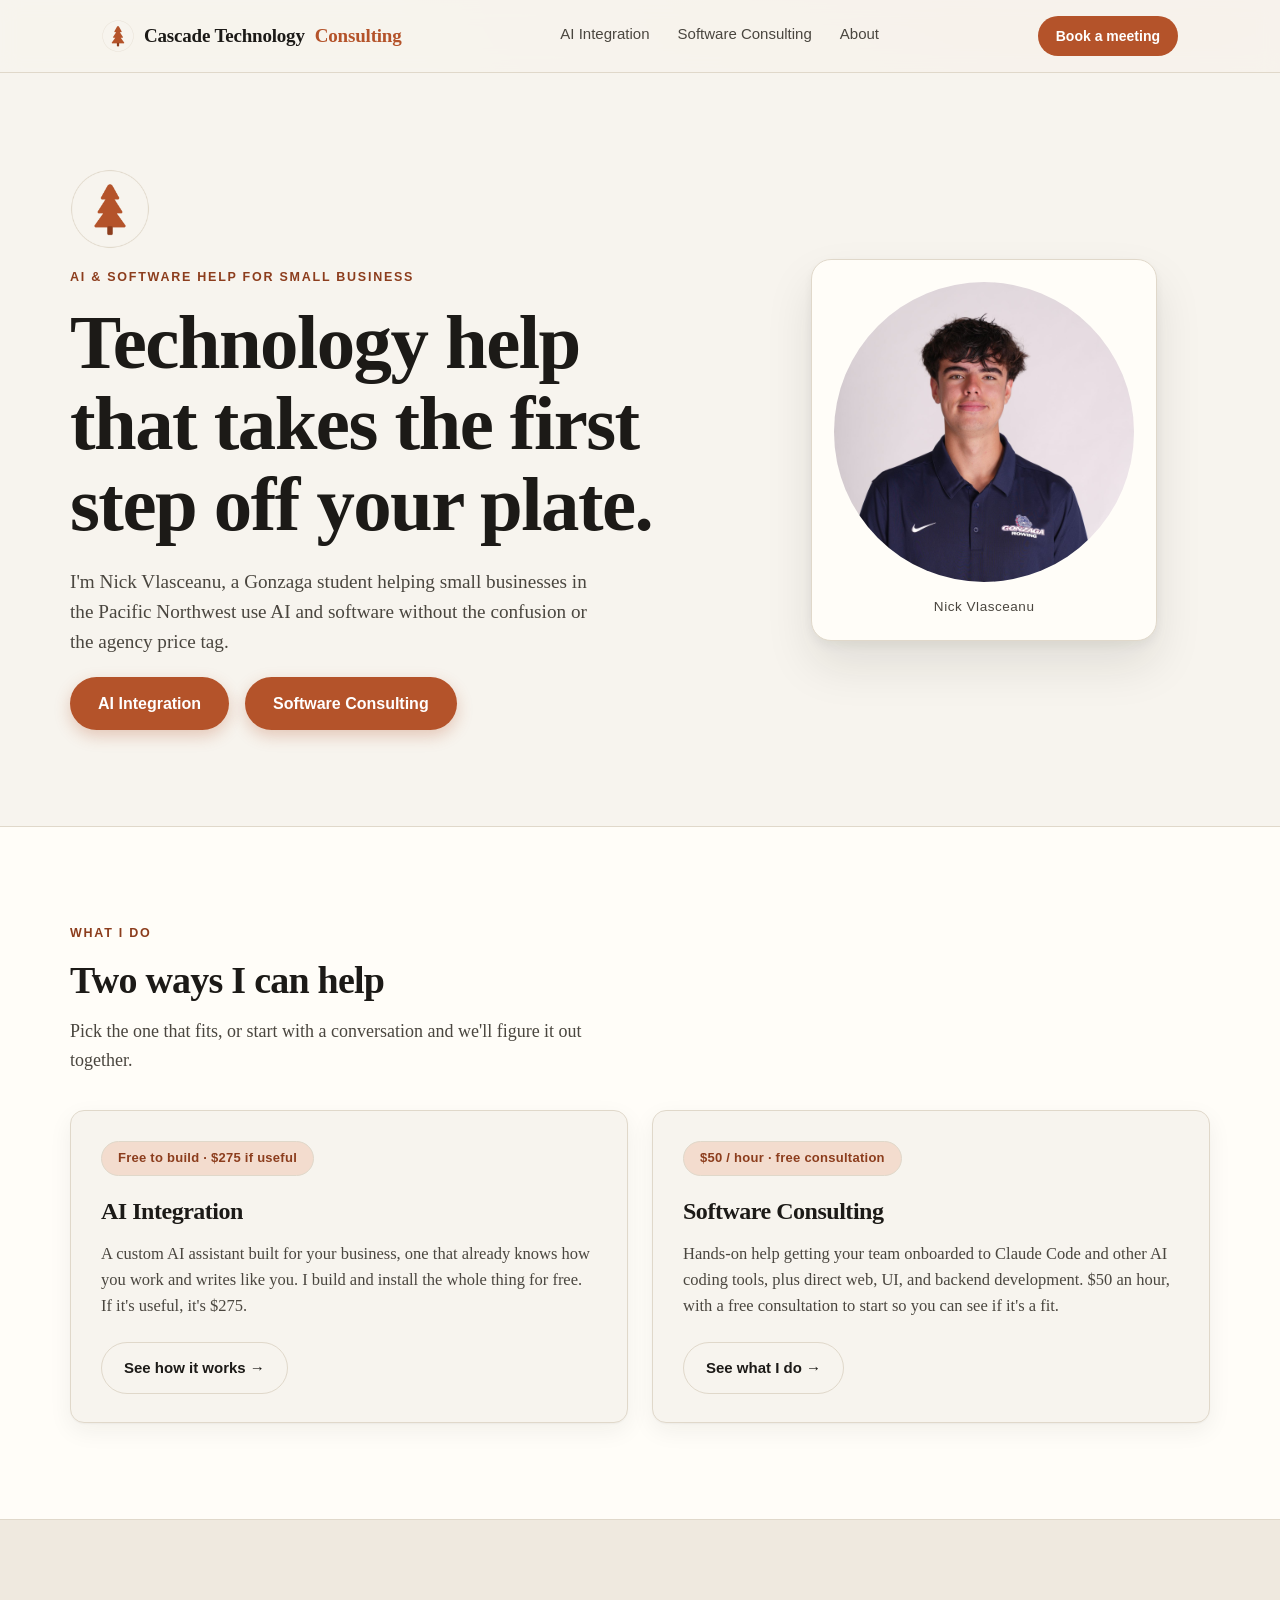
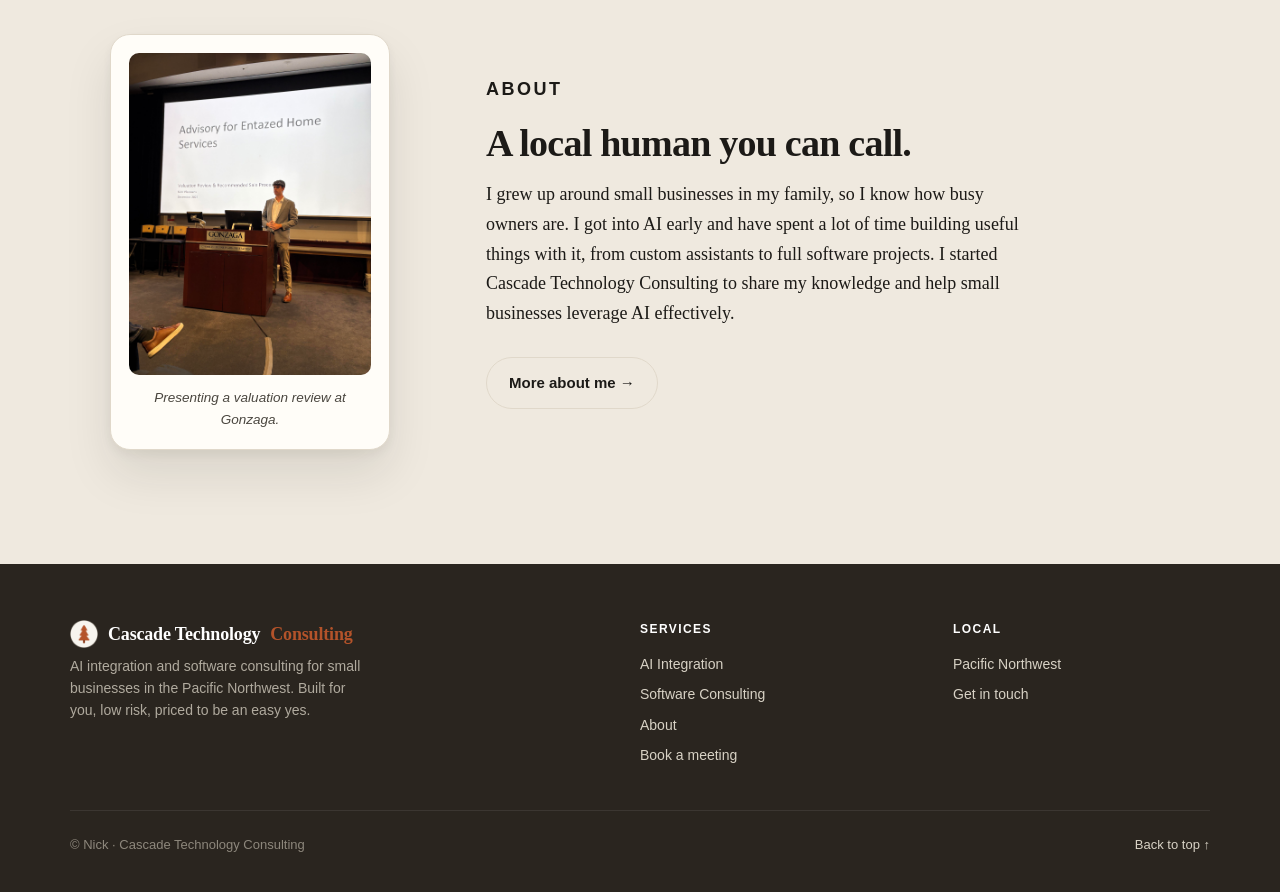
<file: index.html>
<!DOCTYPE html>
<html lang="en">
<head>
  <!-- Google tag (gtag.js) -->
  <script async src="https://www.googletagmanager.com/gtag/js?id=G-KH6K9C35RV"></script>
  <script>
    window.dataLayer = window.dataLayer || [];
    function gtag(){dataLayer.push(arguments);}
    gtag('js', new Date());

    gtag('config', 'G-KH6K9C35RV');
  </script>
  <meta charset="UTF-8" />
  <meta name="viewport" content="width=device-width, initial-scale=1.0" />
  <title>Cascade Technology Consulting · AI & software help for small business</title>
  <meta name="description" content="AI integration and software consulting for small businesses in the Pacific Northwest. Custom AI assistants, plus hands-on help with AI coding tools and development. Low risk, easy to try." />
  <link rel="icon" type="image/png" href="favicon-64.png" />
  <link rel="stylesheet" href="style.css" />
</head>
<body id="top">
  <header class="nav">
    <div class="nav-inner">
      <a href="index.html" class="brand"><img src="logo-mark-512.png" alt="" class="brand-mark" width="32" height="32" />Cascade Technology <span>Consulting</span></a>
      <nav class="links">
        <a href="ai-integration.html">AI Integration</a>
        <a href="software-consulting.html">Software Consulting</a>
        <a href="about.html">About</a>
      </nav>
      <a href="ai-integration.html#book" class="btn-nav">Book a meeting</a>
    </div>
  </header>

  <main>
    <!-- HERO -->
    <section class="section section--paper hero">
      <div class="section-inner">
        <div class="grid-2 hero-lower">
          <div class="hero-copy">
            <img src="logo-mark-512.png" alt="Cascade Technology Consulting logo" class="hero-logo reveal" width="80" height="80" />
            <p class="eyebrow reveal">AI & software help for small business</p>
            <h1 class="hero-title reveal">Technology help that takes the first step off your plate.</h1>
            <p class="lede reveal">I'm Nick Vlasceanu, a Gonzaga student helping small businesses in the Pacific Northwest use AI and software without the confusion or the agency price tag.</p>
            <div class="hero-cta-row reveal">
              <a href="ai-integration.html" class="btn">AI Integration</a>
              <a href="software-consulting.html" class="btn">Software Consulting</a>
            </div>
          </div>
          <figure class="hero-photo reveal">
            <div class="photo-frame">
              <img class="photo-headshot" src="GUMRheadshot.jpeg" alt="Headshot of Nick" />
              <figcaption>Nick Vlasceanu</figcaption>
            </div>
          </figure>
        </div>
      </div>
    </section>

    <!-- SERVICES -->
    <section id="services" class="section section--card">
      <div class="section-inner">
        <p class="eyebrow reveal">What I do</p>
        <h2 class="reveal">Two ways I can help</h2>
        <p class="sub reveal">Pick the one that fits, or start with a conversation and we'll figure it out together.</p>
        <div class="service-grid">
          <article class="service-card reveal">
            <span class="price-tag">Free to build · $275 if useful</span>
            <h3>AI Integration</h3>
            <p>A custom AI assistant built for your business, one that already knows how you work and writes like you. I build and install the whole thing for free. If it's useful, it's $275.</p>
            <a href="ai-integration.html" class="btn-ghost">See how it works &rarr;</a>
          </article>
          <article class="service-card reveal">
            <span class="price-tag">$50 / hour · free consultation</span>
            <h3>Software Consulting</h3>
            <p>Hands-on help getting your team onboarded to Claude Code and other AI coding tools, plus direct web, UI, and backend development. $50 an hour, with a free consultation to start so you can see if it's a fit.</p>
            <a href="software-consulting.html" class="btn-ghost">See what I do &rarr;</a>
          </article>
        </div>
      </div>
    </section>

    <!-- ABOUT TEASER -->
    <section id="about" class="section section--warm">
      <div class="section-inner">
        <div class="about-grid">
          <figure class="about-photo reveal">
            <div class="photo-frame">
              <img class="photo-portrait" src="chinookprez.jpg" alt="Nick presenting at a Gonzaga podium" />
              <figcaption>Presenting a valuation review at Gonzaga.</figcaption>
            </div>
          </figure>
          <div class="about-copy reveal">
            <p class="eyebrow">About</p>
            <h2 style="margin-bottom:14px">A local human you can call.</h2>
            <p>I grew up around small businesses in my family, so I know how busy owners are. I got into AI early and have spent a lot of time building useful things with it, from custom assistants to full software projects. I started Cascade Technology Consulting to share my knowledge and help small businesses leverage AI effectively.</p>
            <div class="hero-cta-row" style="margin-top:8px">
              <a href="about.html" class="btn-ghost">More about me &rarr;</a>
            </div>
          </div>
        </div>
      </div>
    </section>
  </main>

  <footer>
    <div class="footer-inner">
      <div>
        <p class="footer-brand"><img src="logo-mark-512.png" alt="" class="footer-mark" width="28" height="28" />Cascade Technology <span>Consulting</span></p>
        <p class="footer-blurb">AI integration and software consulting for small businesses in the Pacific Northwest. Built for you, low risk, priced to be an easy yes.</p>
      </div>
      <div>
        <h4>Services</h4>
        <ul>
          <li><a href="ai-integration.html">AI Integration</a></li>
          <li><a href="software-consulting.html">Software Consulting</a></li>
          <li><a href="about.html">About</a></li>
          <li><a href="ai-integration.html#book">Book a meeting</a></li>
        </ul>
      </div>
      <div>
        <h4>Local</h4>
        <ul>
          <li>Pacific Northwest</li>
          <li><a href="ai-integration.html#book">Get in touch</a></li>
        </ul>
      </div>
    </div>
    <div class="footer-bottom">
      <span>&copy; Nick &middot; Cascade Technology Consulting</span>
      <a href="#top">Back to top &uarr;</a>
    </div>
  </footer>
</body>
</html>
</file>
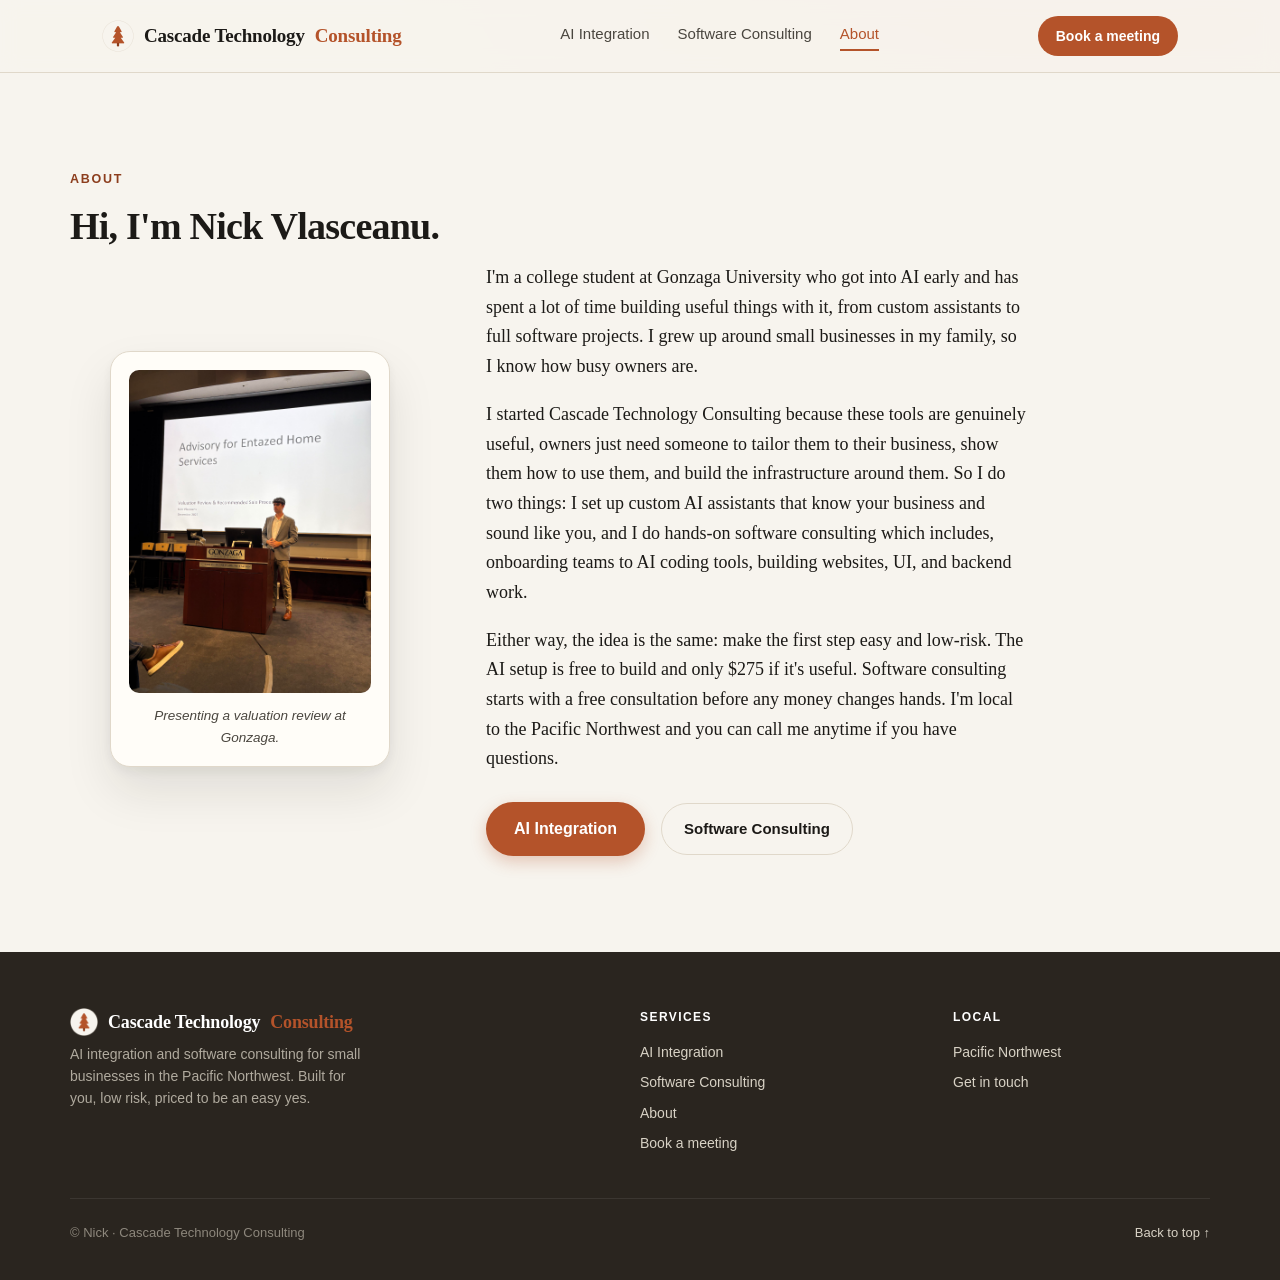
<file: about.html>
<!DOCTYPE html>
<html lang="en">
<head>
  <!-- Google tag (gtag.js) -->
  <script async src="https://www.googletagmanager.com/gtag/js?id=G-KH6K9C35RV"></script>
  <script>
    window.dataLayer = window.dataLayer || [];
    function gtag(){dataLayer.push(arguments);}
    gtag('js', new Date());

    gtag('config', 'G-KH6K9C35RV');
  </script>
  <meta charset="UTF-8" />
  <meta name="viewport" content="width=device-width, initial-scale=1.0" />
  <title>About · Cascade Technology Consulting</title>
  <meta name="description" content="Nick Vlasceanu — a Gonzaga student helping small businesses in the Pacific Northwest with AI integration and software consulting." />
  <link rel="icon" type="image/png" href="favicon-64.png" />
  <link rel="stylesheet" href="style.css" />
</head>
<body id="top">
  <header class="nav">
    <div class="nav-inner">
      <a href="index.html" class="brand"><img src="logo-mark-512.png" alt="" class="brand-mark" width="32" height="32" />Cascade Technology <span>Consulting</span></a>
      <nav class="links">
        <a href="ai-integration.html">AI Integration</a>
        <a href="software-consulting.html">Software Consulting</a>
        <a href="about.html" class="is-current">About</a>
      </nav>
      <a href="ai-integration.html#book" class="btn-nav">Book a meeting</a>
    </div>
  </header>

  <main>
    <!-- ABOUT -->
    <section id="about" class="section section--paper">
      <div class="section-inner">
        <p class="eyebrow reveal">About</p>
        <h2 class="reveal">Hi, I'm Nick Vlasceanu.</h2>
        <div class="about-grid">
          <figure class="about-photo reveal">
            <div class="photo-frame">
              <img class="photo-portrait" src="chinookprez.jpg" alt="Nick presenting at a Gonzaga podium" />
              <figcaption>Presenting a valuation review at Gonzaga.</figcaption>
            </div>
          </figure>
          <div class="about-copy reveal">
            <p>I'm a college student at Gonzaga University who got into AI early and has spent a lot of time building useful things with it, from custom assistants to full software projects. I grew up around small businesses in my family, so I know how busy owners are.</p>
            <p>I started Cascade Technology Consulting because these tools are genuinely useful, owners just need someone to tailor them to their business, show them how to use them, and build the infrastructure around them. So I do two things: I set up custom AI assistants that know your business and sound like you, and I do hands-on software consulting which includes, onboarding teams to AI coding tools, building websites, UI, and backend work.</p>
            <p>Either way, the idea is the same: make the first step easy and low-risk. The AI setup is free to build and only $275 if it's useful. Software consulting starts with a free consultation before any money changes hands. I'm local to the Pacific Northwest and you can call me anytime if you have questions.</p>
            <div class="hero-cta-row" style="margin-top:8px">
              <a href="ai-integration.html" class="btn">AI Integration</a>
              <a href="software-consulting.html" class="btn-ghost">Software Consulting</a>
            </div>
          </div>
        </div>
      </div>
    </section>
  </main>

  <footer>
    <div class="footer-inner">
      <div>
        <p class="footer-brand"><img src="logo-mark-512.png" alt="" class="footer-mark" width="28" height="28" />Cascade Technology <span>Consulting</span></p>
        <p class="footer-blurb">AI integration and software consulting for small businesses in the Pacific Northwest. Built for you, low risk, priced to be an easy yes.</p>
      </div>
      <div>
        <h4>Services</h4>
        <ul>
          <li><a href="ai-integration.html">AI Integration</a></li>
          <li><a href="software-consulting.html">Software Consulting</a></li>
          <li><a href="about.html">About</a></li>
          <li><a href="ai-integration.html#book">Book a meeting</a></li>
        </ul>
      </div>
      <div>
        <h4>Local</h4>
        <ul>
          <li>Pacific Northwest</li>
          <li><a href="ai-integration.html#book">Get in touch</a></li>
        </ul>
      </div>
    </div>
    <div class="footer-bottom">
      <span>&copy; Nick &middot; Cascade Technology Consulting</span>
      <a href="#top">Back to top &uarr;</a>
    </div>
  </footer>
</body>
</html>
</file>
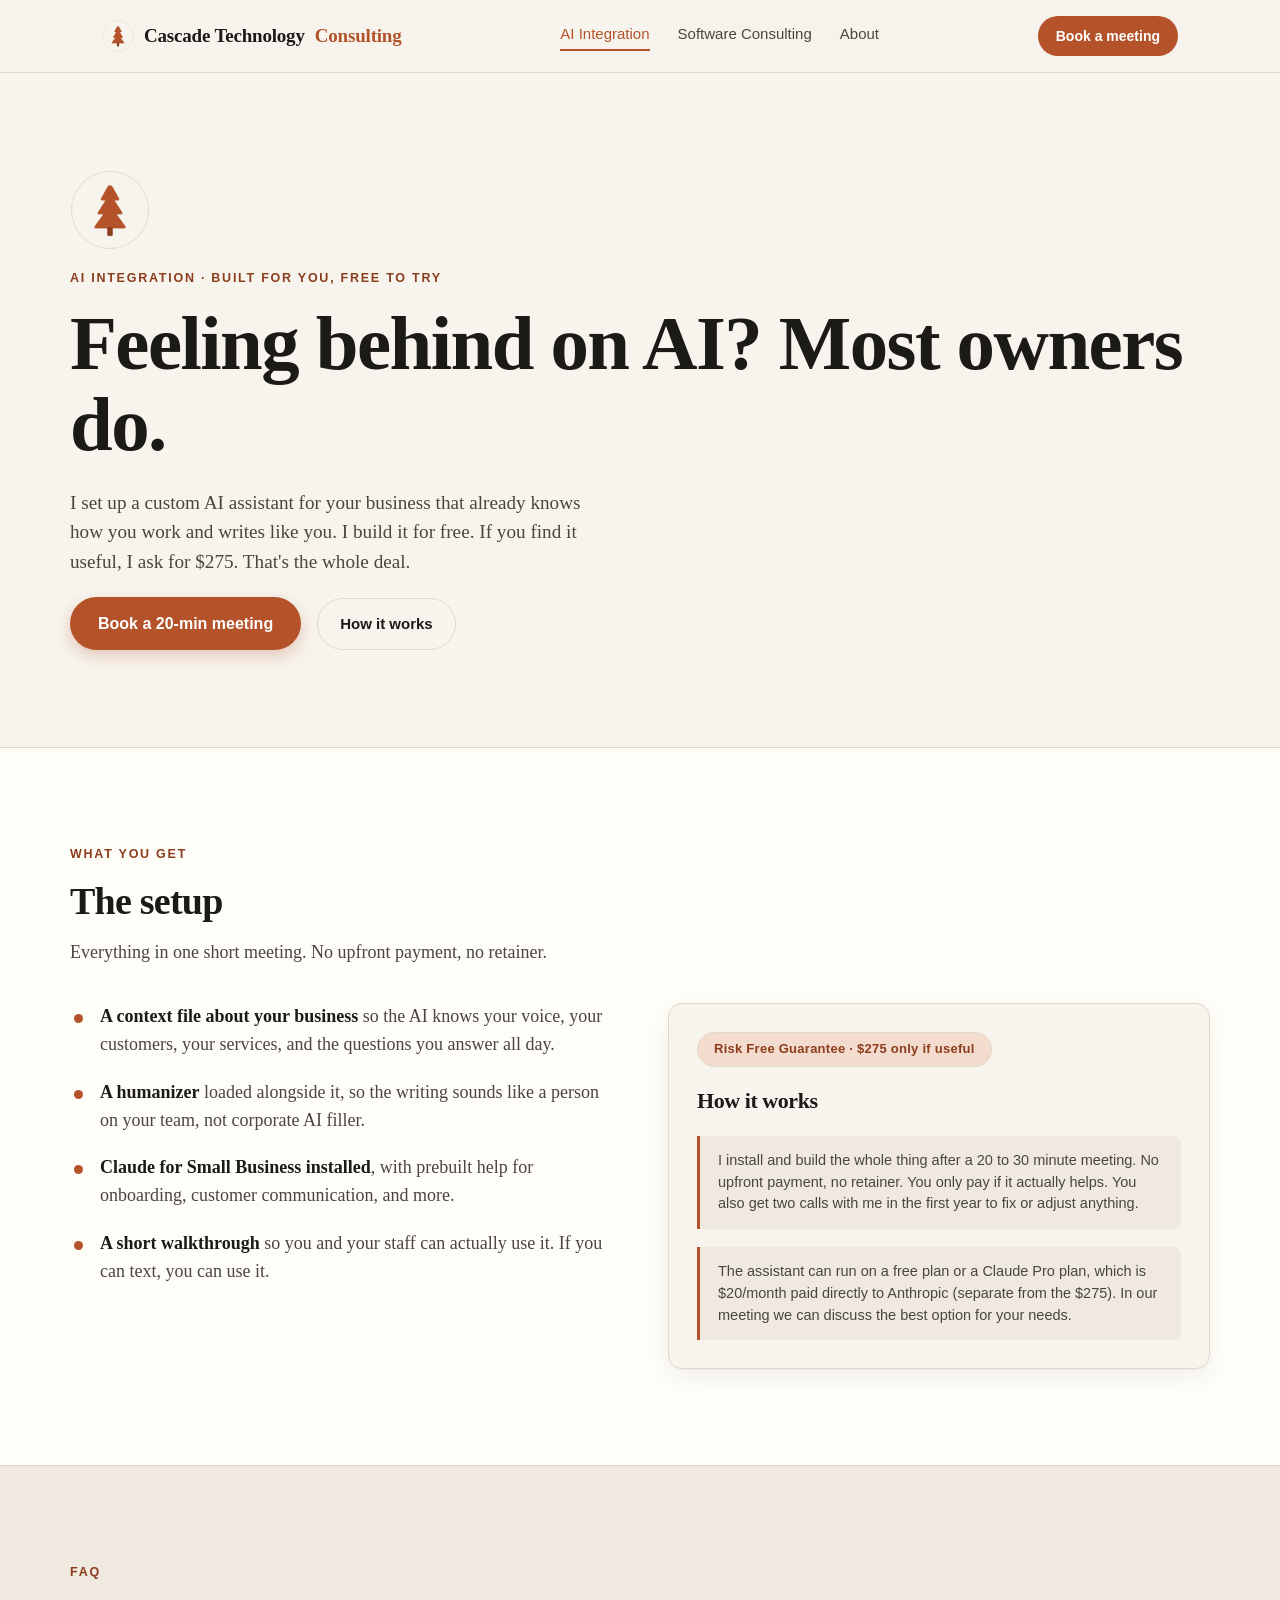
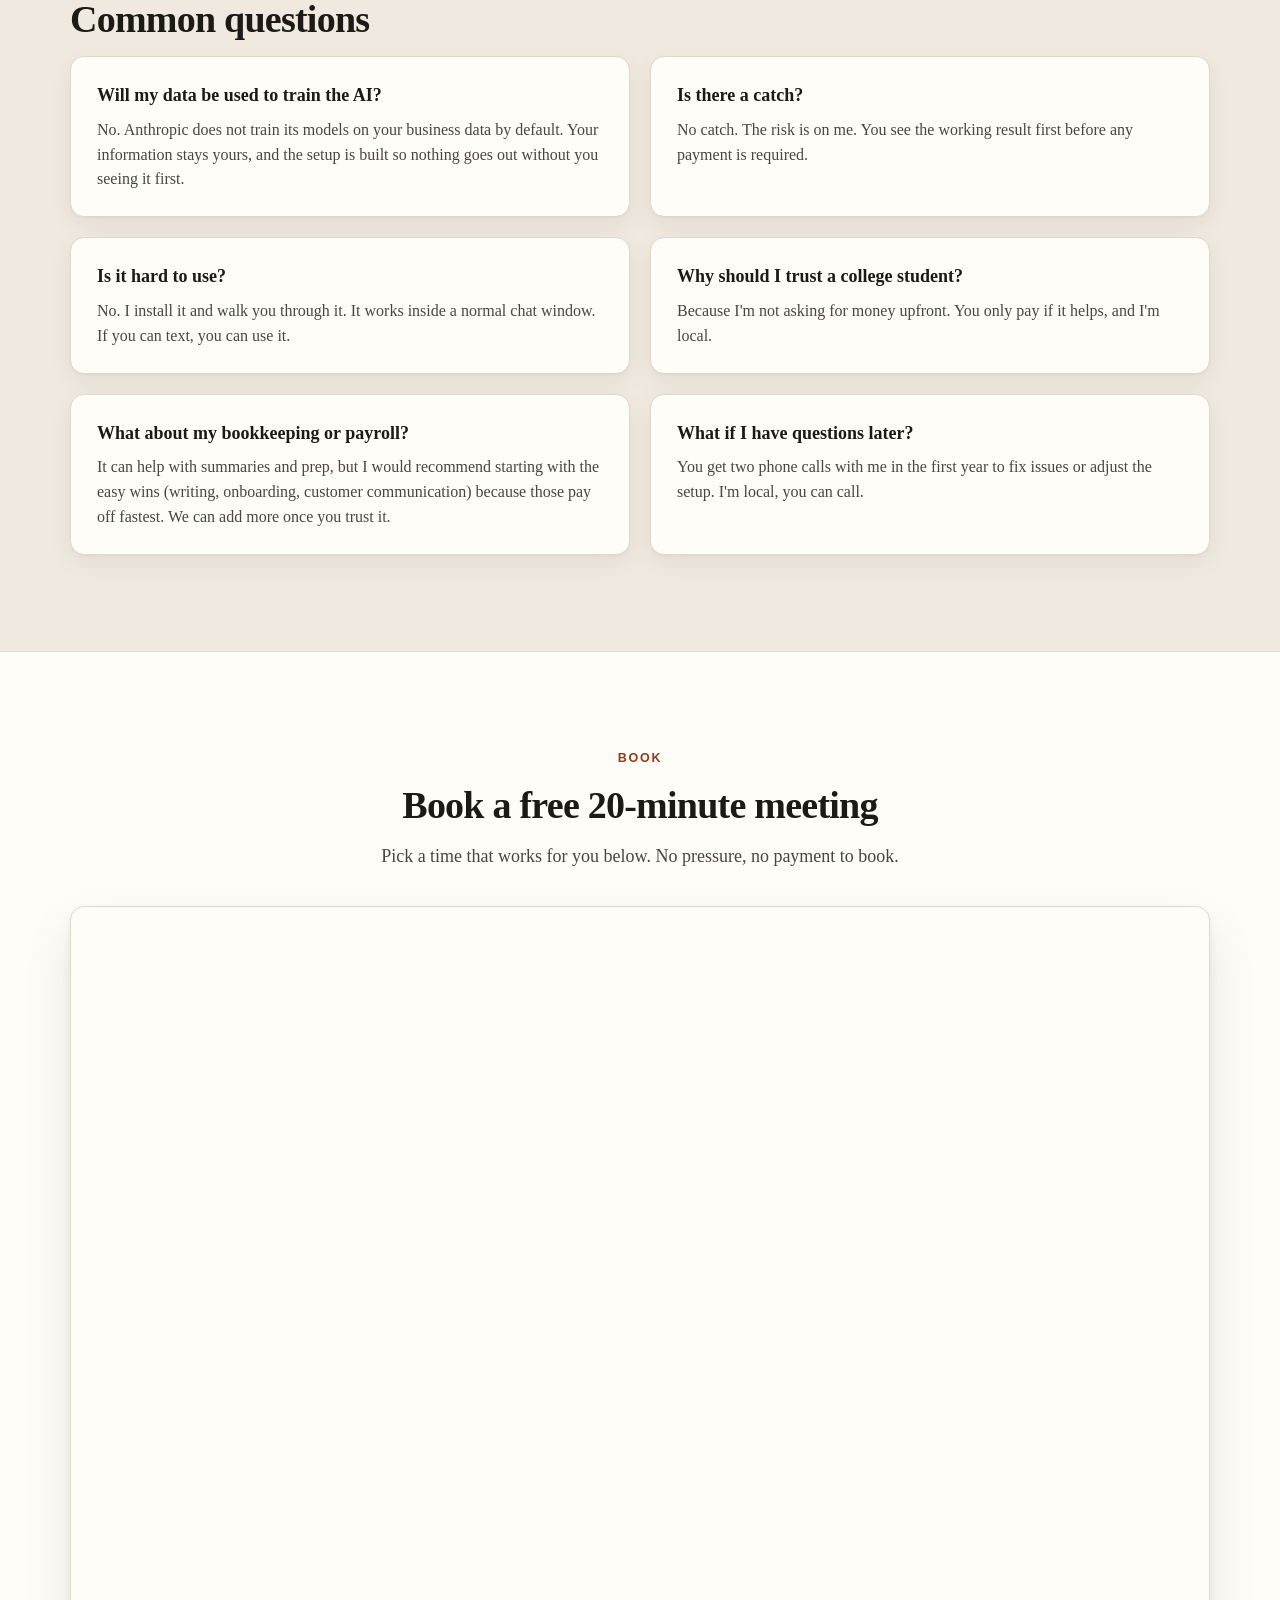
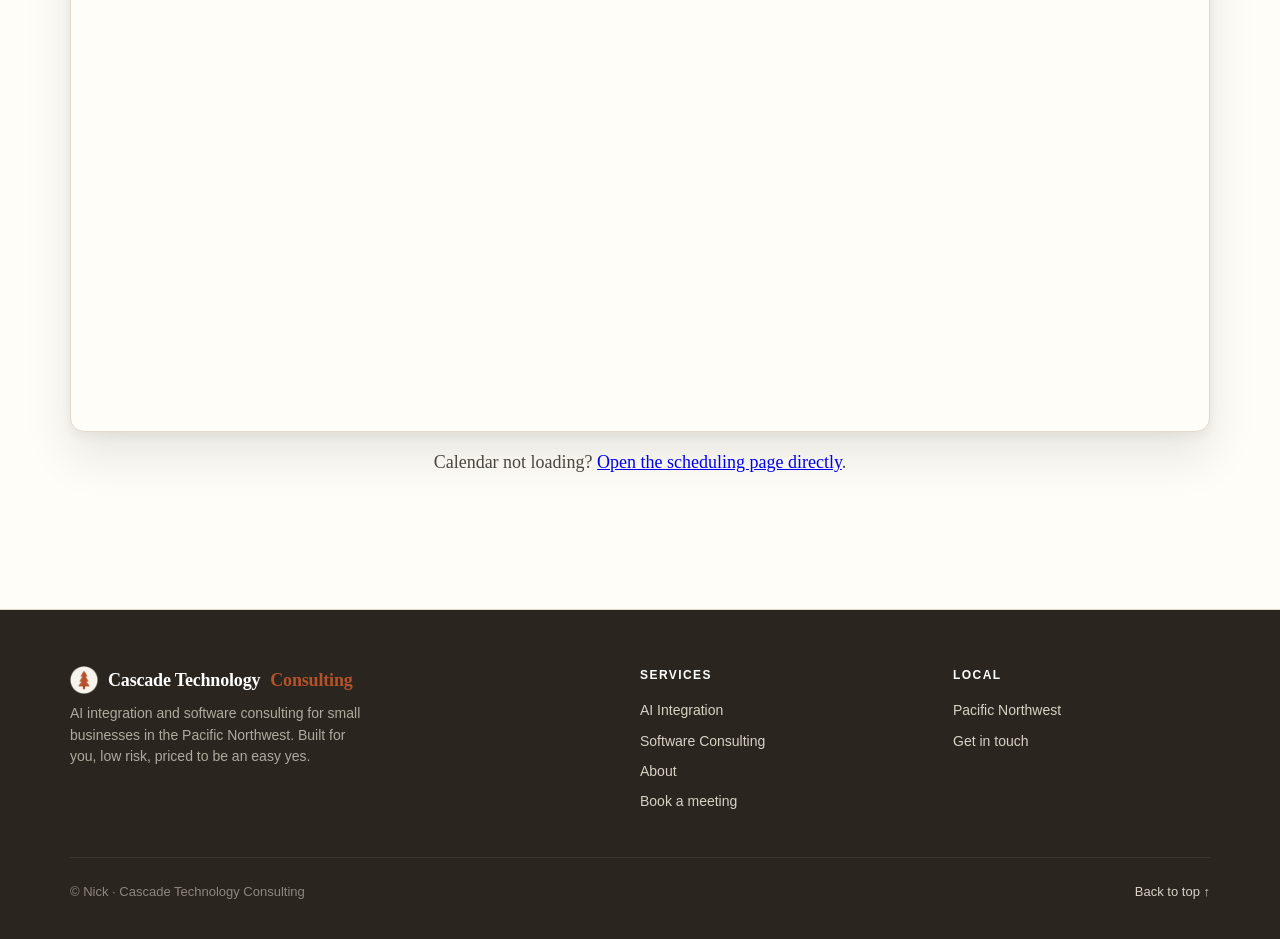
<file: ai-integration.html>
<!DOCTYPE html>
<html lang="en">
<head>
  <!-- Google tag (gtag.js) -->
  <script async src="https://www.googletagmanager.com/gtag/js?id=G-KH6K9C35RV"></script>
  <script>
    window.dataLayer = window.dataLayer || [];
    function gtag(){dataLayer.push(arguments);}
    gtag('js', new Date());

    gtag('config', 'G-KH6K9C35RV');
  </script>
  <meta charset="UTF-8" />
  <meta name="viewport" content="width=device-width, initial-scale=1.0" />
  <title>AI Integration · Cascade Technology Consulting</title>
  <meta name="description" content="A custom AI assistant built for your small business for free. If it's useful, it's $275. No risk to you." />
  <link rel="icon" type="image/png" href="favicon-64.png" />
  <link rel="stylesheet" href="style.css" />
</head>
<body id="top">
  <header class="nav">
    <div class="nav-inner">
      <a href="index.html" class="brand"><img src="logo-mark-512.png" alt="" class="brand-mark" width="32" height="32" />Cascade Technology <span>Consulting</span></a>
      <nav class="links">
        <a href="ai-integration.html" class="is-current">AI Integration</a>
        <a href="software-consulting.html">Software Consulting</a>
        <a href="about.html">About</a>
      </nav>
      <a href="#book" class="btn-nav">Book a meeting</a>
    </div>
  </header>

  <main>
    <!-- HERO -->
    <section class="section section--paper hero">
      <div class="section-inner">
        <div class="hero-copy">
          <img src="logo-mark-512.png" alt="Cascade Technology Consulting logo" class="hero-logo reveal" width="80" height="80" />
          <p class="eyebrow reveal">AI Integration · Built for you, free to try</p>
          <h1 class="reveal">Feeling behind on AI? Most owners do.</h1>
          <p class="lede reveal">I set up a custom AI assistant for your business that already knows how you work and writes like you. I build it for free. If you find it useful, I ask for $275. That's the whole deal.</p>
          <div class="hero-cta-row reveal">
            <a href="#book" class="btn">Book a 20-min meeting</a>
            <a href="#setup" class="btn-ghost">How it works</a>
          </div>
        </div>
      </div>
    </section>

    <!-- THE SETUP -->
    <section id="setup" class="section section--card">
      <div class="section-inner">
        <p class="eyebrow reveal">What you get</p>
        <h2 class="reveal">The setup</h2>
        <p class="sub reveal">Everything in one short meeting. No upfront payment, no retainer.</p>
        <div class="grid-2">
          <ul class="setup-list">
            <li><b>A context file about your business</b> so the AI knows your voice, your customers, your services, and the questions you answer all day.</li>
            <li><b>A humanizer</b> loaded alongside it, so the writing sounds like a person on your team, not corporate AI filler.</li>
            <li><b>Claude for Small Business installed</b>, with prebuilt help for onboarding, customer communication, and more.</li>
            <li><b>A short walkthrough</b> so you and your staff can actually use it. If you can text, you can use it.</li>
          </ul>
          <aside class="price-card">
            <span class="price-tag">Risk Free Guarantee · $275 only if useful</span>
            <h3>How it works</h3>
            <div class="note">I install and build the whole thing after a 20 to 30 minute meeting. No upfront payment, no retainer. You only pay if it actually helps. You also get two calls with me in the first year to fix or adjust anything.</div>
            <div class="note">The assistant can run on a free plan or a Claude Pro plan, which is $20/month paid directly to Anthropic (separate from the $275). In our meeting we can discuss the best option for your needs. </div>
          </aside>
        </div>
      </div>
    </section>

    <!-- QUESTIONS -->
    <section id="questions" class="section section--warm">
      <div class="section-inner">
        <p class="eyebrow reveal">FAQ</p>
        <h2 class="reveal">Common questions</h2>
        <div class="qa-grid">
          <article class="qa-card">
            <p class="q">Will my data be used to train the AI?</p>
            <p class="a">No. Anthropic does not train its models on your business data by default. Your information stays yours, and the setup is built so nothing goes out without you seeing it first.</p>
          </article>
          <article class="qa-card">
            <p class="q">Is there a catch?</p>
            <p class="a">No catch. The risk is on me. You see the working result first before any payment is required.</p>
          </article>
          <article class="qa-card">
            <p class="q">Is it hard to use?</p>
            <p class="a">No. I install it and walk you through it. It works inside a normal chat window. If you can text, you can use it.</p>
          </article>
          <article class="qa-card">
            <p class="q">Why should I trust a college student?</p>
            <p class="a">Because I'm not asking for money upfront. You only pay if it helps, and I'm local.</p>
          </article>
          <article class="qa-card">
            <p class="q">What about my bookkeeping or payroll?</p>
            <p class="a">It can help with summaries and prep, but I would recommend starting with the easy wins (writing, onboarding, customer communication) because those pay off fastest. We can add more once you trust it.</p>
          </article>
          <article class="qa-card">
            <p class="q">What if I have questions later?</p>
            <p class="a">You get two phone calls with me in the first year to fix issues or adjust the setup. I'm local, you can call.</p>
          </article>
        </div>
      </div>
    </section>

    <!-- BOOK -->
    <section id="book" class="section section--card">
      <div class="section-inner book-inner">
        <p class="eyebrow reveal">Book</p>
        <h2 class="reveal">Book a free 20-minute meeting</h2>
        <p class="sub reveal">Pick a time that works for you below. No pressure, no payment to book.</p>
        <div class="form-card reveal">
          <iframe
            src="https://calendar.google.com/calendar/appointments/schedules/AcZssZ11Xp2A_1jS-yMC7FPHeMQOWIpAeH22GizfXQSAAwMy_KqM5gCpIzM6CJK9jaEx6W6mcTnLXkIu?gv=true"
            height="1100"
            title="Book a meeting"
            frameborder="0"
            loading="lazy">Loading…</iframe>
        </div>
        <p class="sub reveal" style="margin-top:1rem">Calendar not loading? <a href="https://calendar.app.google/Dan9G2x3vzNGp8Kf9" target="_blank" rel="noopener">Open the scheduling page directly</a>.</p>
      </div>
    </section>
  </main>

  <footer>
    <div class="footer-inner">
      <div>
        <p class="footer-brand"><img src="logo-mark-512.png" alt="" class="footer-mark" width="28" height="28" />Cascade Technology <span>Consulting</span></p>
        <p class="footer-blurb">AI integration and software consulting for small businesses in the Pacific Northwest. Built for you, low risk, priced to be an easy yes.</p>
      </div>
      <div>
        <h4>Services</h4>
        <ul>
          <li><a href="ai-integration.html">AI Integration</a></li>
          <li><a href="software-consulting.html">Software Consulting</a></li>
          <li><a href="about.html">About</a></li>
          <li><a href="#book">Book a meeting</a></li>
        </ul>
      </div>
      <div>
        <h4>Local</h4>
        <ul>
          <li>Pacific Northwest</li>
          <li><a href="#book">Get in touch</a></li>
        </ul>
      </div>
    </div>
    <div class="footer-bottom">
      <span>&copy; Nick &middot; Cascade Technology Consulting</span>
      <a href="#top">Back to top &uarr;</a>
    </div>
  </footer>
</body>
</html>
</file>
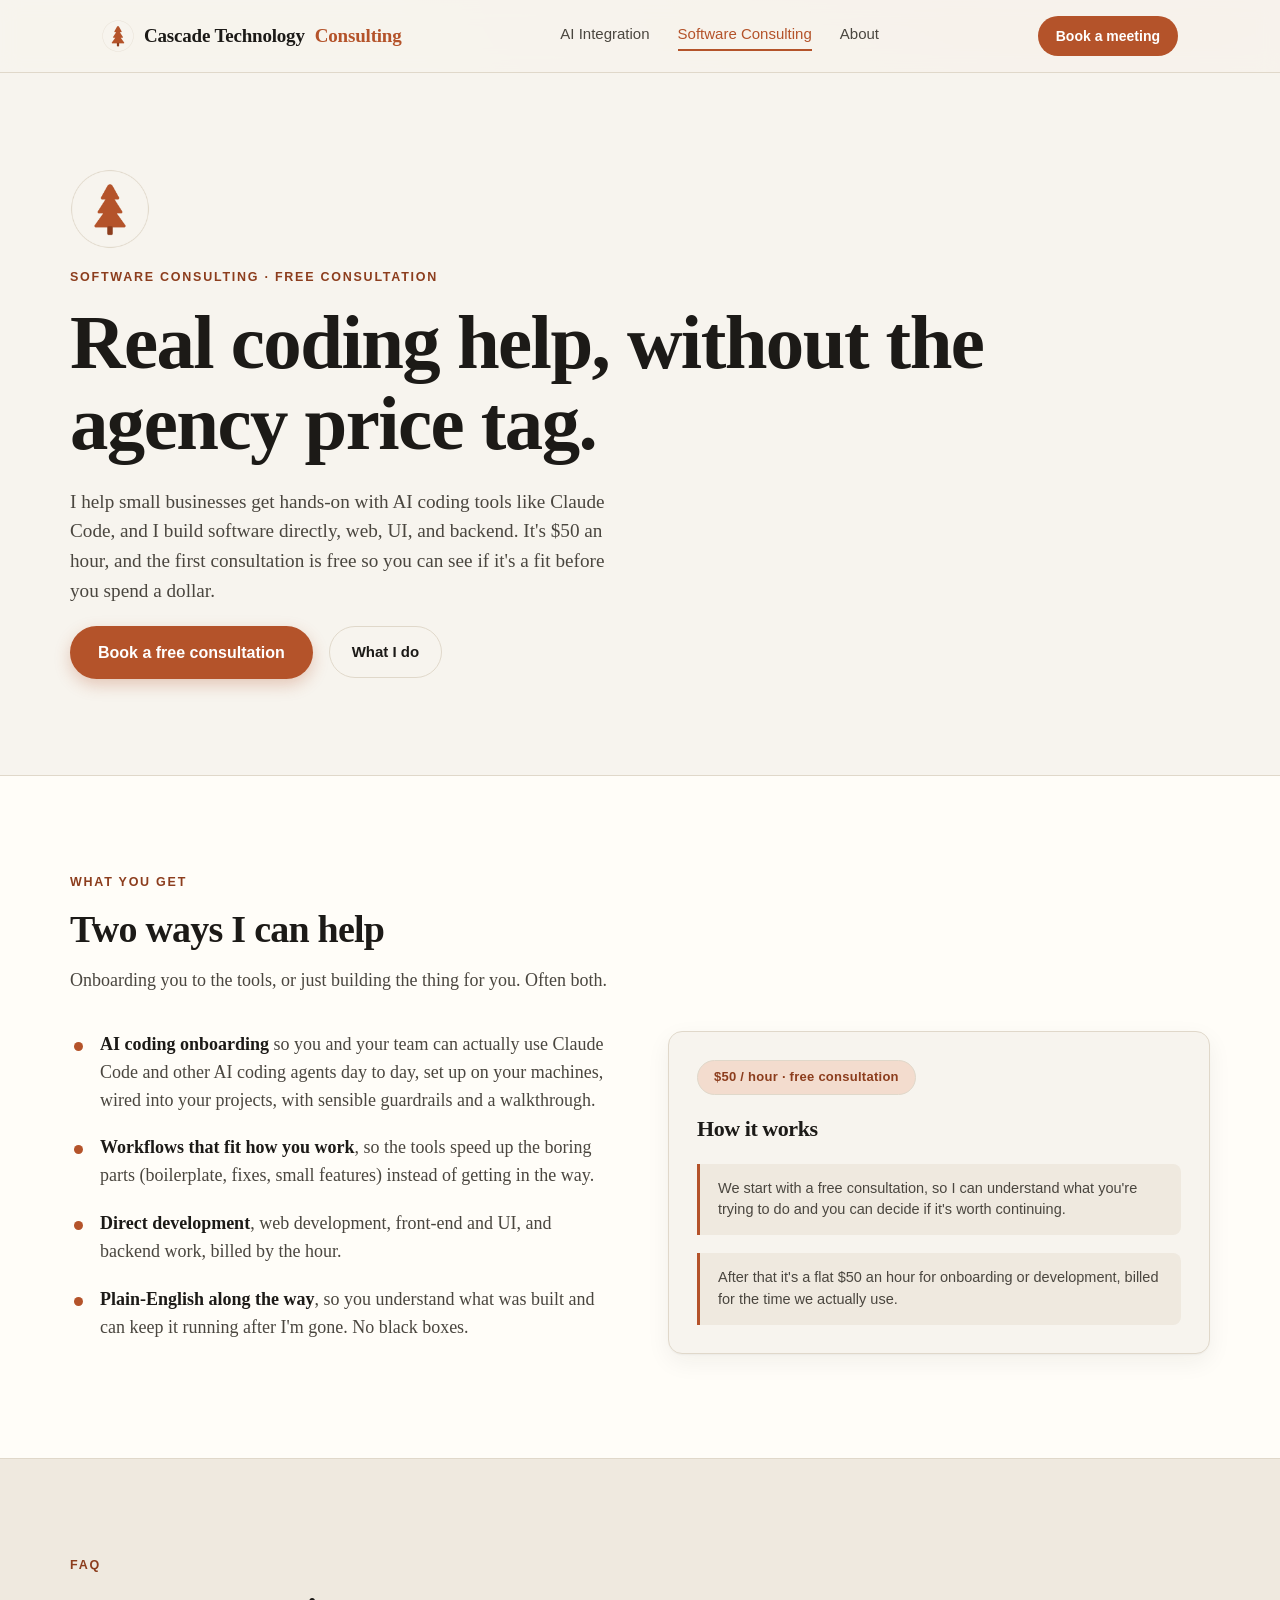
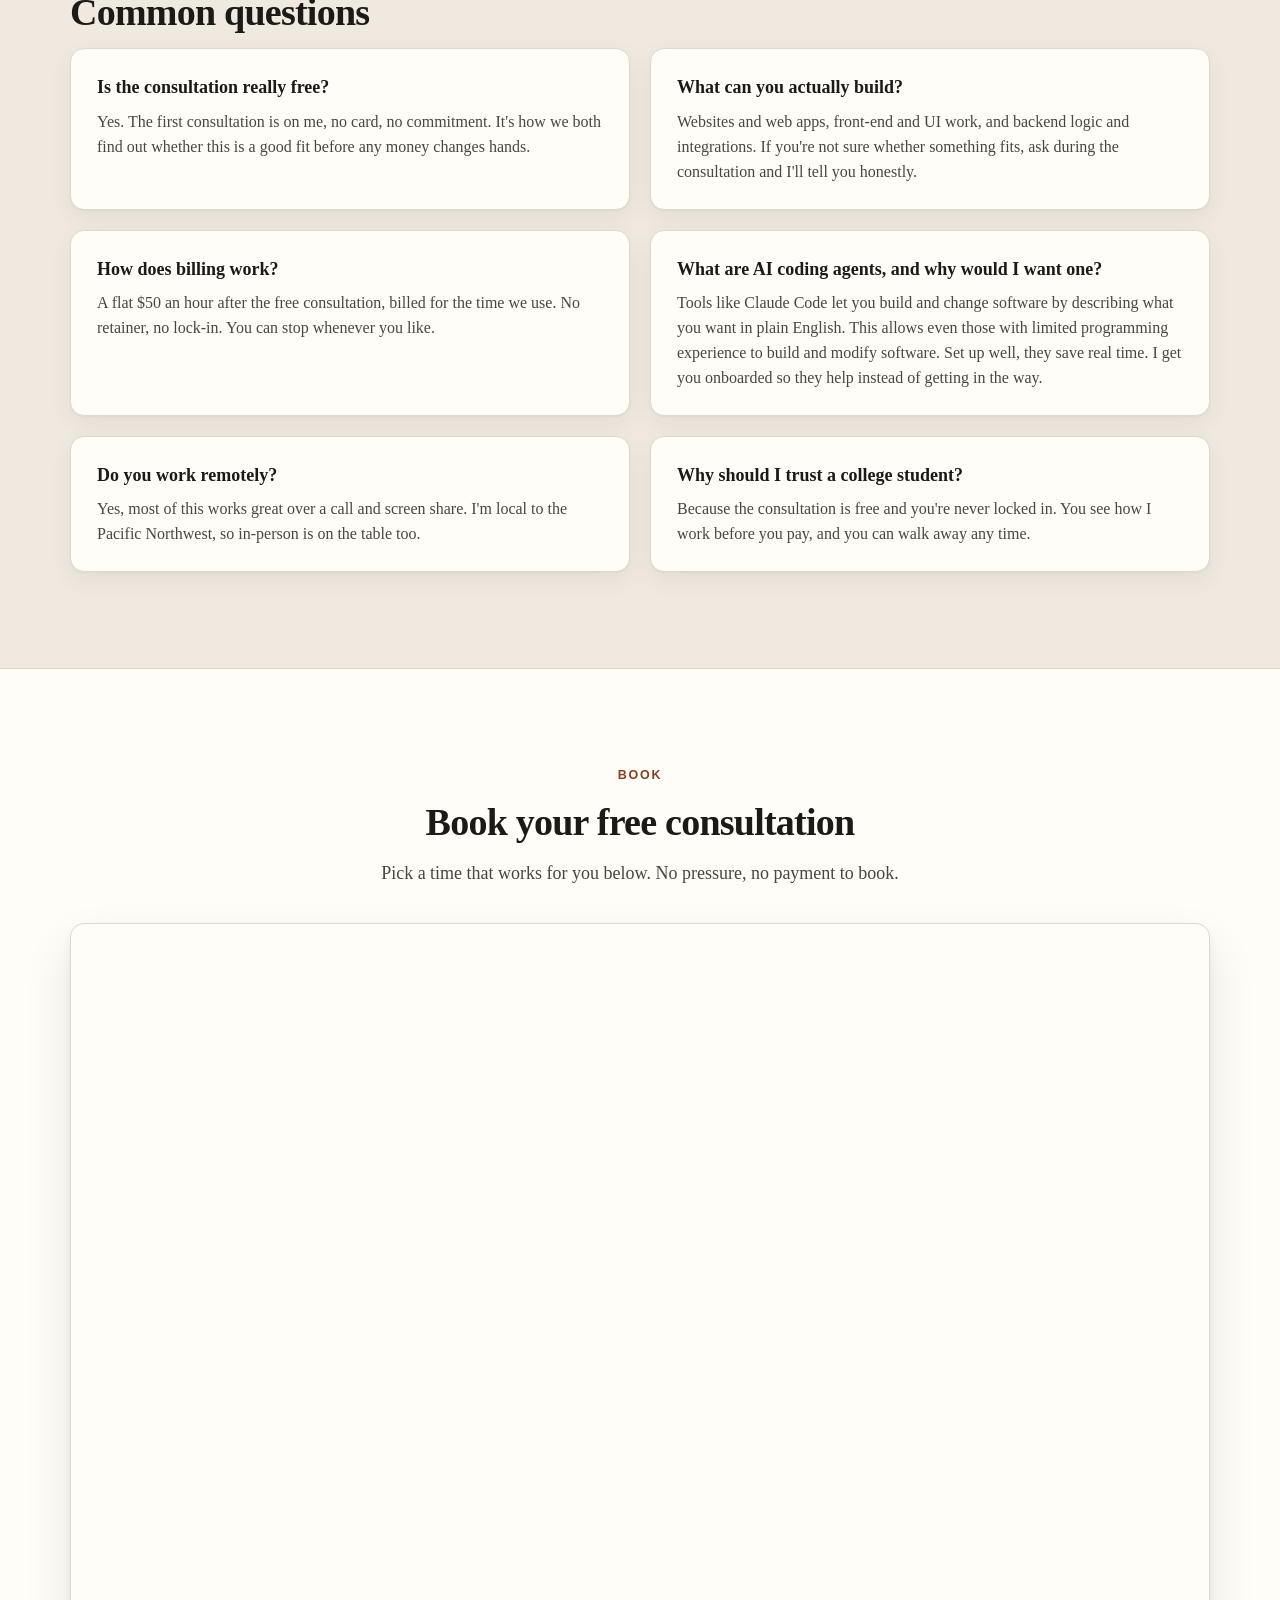
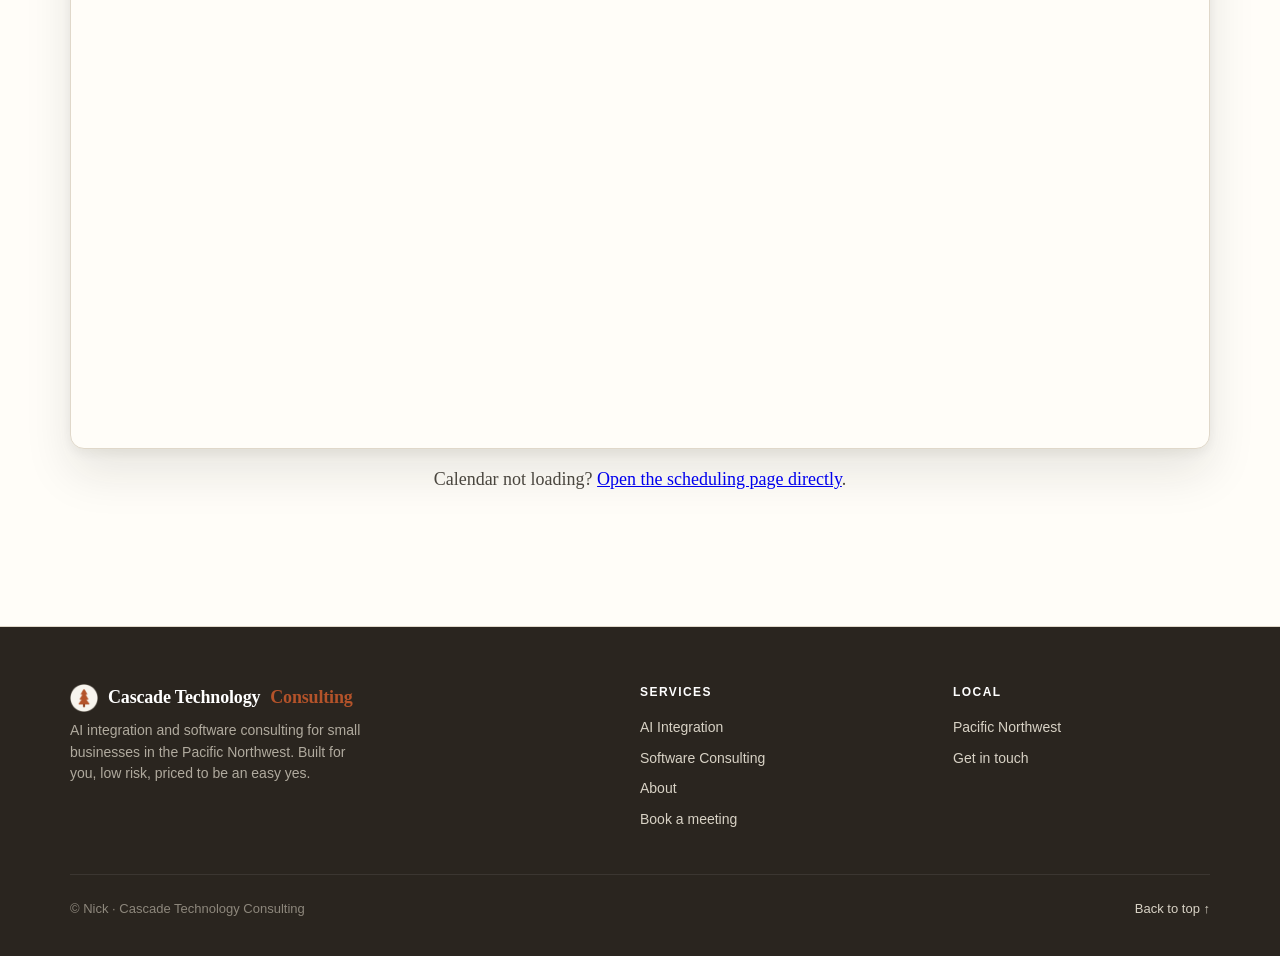
<file: software-consulting.html>
<!DOCTYPE html>
<html lang="en">
<head>
  <!-- Google tag (gtag.js) -->
  <script async src="https://www.googletagmanager.com/gtag/js?id=G-KH6K9C35RV"></script>
  <script>
    window.dataLayer = window.dataLayer || [];
    function gtag(){dataLayer.push(arguments);}
    gtag('js', new Date());

    gtag('config', 'G-KH6K9C35RV');
  </script>
  <meta charset="UTF-8" />
  <meta name="viewport" content="width=device-width, initial-scale=1.0" />
  <title>Software Consulting · Cascade Technology Consulting</title>
  <meta name="description" content="Hands-on help onboarding your team to Claude Code and AI coding agents, plus direct web, UI, and backend development. $50/hour. Free consultation to start." />
  <link rel="icon" type="image/png" href="favicon-64.png" />
  <link rel="stylesheet" href="style.css" />
</head>
<body id="top">
  <header class="nav">
    <div class="nav-inner">
      <a href="index.html" class="brand"><img src="logo-mark-512.png" alt="" class="brand-mark" width="32" height="32" />Cascade Technology <span>Consulting</span></a>
      <nav class="links">
        <a href="ai-integration.html">AI Integration</a>
        <a href="software-consulting.html" class="is-current">Software Consulting</a>
        <a href="about.html">About</a>
      </nav>
      <a href="#book" class="btn-nav">Book a meeting</a>
    </div>
  </header>

  <main>
    <!-- HERO -->
    <section class="section section--paper hero">
      <div class="section-inner">
        <div class="hero-copy">
          <img src="logo-mark-512.png" alt="Cascade Technology Consulting logo" class="hero-logo reveal" width="80" height="80" />
          <p class="eyebrow reveal">Software Consulting · Free consultation</p>
          <h1 class="reveal">Real coding help, without the agency price tag.</h1>
          <p class="lede reveal">I help small businesses get hands-on with AI coding tools like Claude Code, and I build software directly, web, UI, and backend. It's $50 an hour, and the first consultation is free so you can see if it's a fit before you spend a dollar.</p>
          <div class="hero-cta-row reveal">
            <a href="#book" class="btn">Book a free consultation</a>
            <a href="#services" class="btn-ghost">What I do</a>
          </div>
        </div>
      </div>
    </section>

    <!-- SERVICES -->
    <section id="services" class="section section--card">
      <div class="section-inner">
        <p class="eyebrow reveal">What you get</p>
        <h2 class="reveal">Two ways I can help</h2>
        <p class="sub reveal">Onboarding you to the tools, or just building the thing for you. Often both.</p>
        <div class="grid-2">
          <ul class="setup-list">
            <li><b>AI coding onboarding</b> so you and your team can actually use Claude Code and other AI coding agents day to day, set up on your machines, wired into your projects, with sensible guardrails and a walkthrough.</li>
            <li><b>Workflows that fit how you work</b>, so the tools speed up the boring parts (boilerplate, fixes, small features) instead of getting in the way.</li>
            <li><b>Direct development</b>, web development, front-end and UI, and backend work, billed by the hour.</li>
            <li><b>Plain-English along the way</b>, so you understand what was built and can keep it running after I'm gone. No black boxes.</li>
          </ul>
          <aside class="price-card">
            <span class="price-tag">$50 / hour · free consultation</span>
            <h3>How it works</h3>
            <div class="note">We start with a free consultation, so I can understand what you're trying to do and you can decide if it's worth continuing.</div>
            <div class="note">After that it's a flat $50 an hour for onboarding or development, billed for the time we actually use.</div>
          </aside>
        </div>
      </div>
    </section>

    <!-- QUESTIONS -->
    <section id="questions" class="section section--warm">
      <div class="section-inner">
        <p class="eyebrow reveal">FAQ</p>
        <h2 class="reveal">Common questions</h2>
        <div class="qa-grid">
          <article class="qa-card">
            <p class="q">Is the consultation really free?</p>
            <p class="a">Yes. The first consultation is on me, no card, no commitment. It's how we both find out whether this is a good fit before any money changes hands.</p>
          </article>
          <article class="qa-card">
            <p class="q">What can you actually build?</p>
            <p class="a">Websites and web apps, front-end and UI work, and backend logic and integrations. If you're not sure whether something fits, ask during the consultation and I'll tell you honestly.</p>
          </article>
          <article class="qa-card">
            <p class="q">How does billing work?</p>
            <p class="a">A flat $50 an hour after the free consultation, billed for the time we use. No retainer, no lock-in. You can stop whenever you like.</p>
          </article>
          <article class="qa-card">
            <p class="q">What are AI coding agents, and why would I want one?</p>
            <p class="a">Tools like Claude Code let you build and change software by describing what you want in plain English. This allows even those with limited programming experience to build and modify software. Set up well, they save real time. I get you onboarded so they help instead of getting in the way.</p>
          </article>
          <article class="qa-card">
            <p class="q">Do you work remotely?</p>
            <p class="a">Yes, most of this works great over a call and screen share. I'm local to the Pacific Northwest, so in-person is on the table too.</p>
          </article>
          <article class="qa-card">
            <p class="q">Why should I trust a college student?</p>
            <p class="a">Because the consultation is free and you're never locked in. You see how I work before you pay, and you can walk away any time.</p>
          </article>
        </div>
      </div>
    </section>

    <!-- BOOK -->
    <section id="book" class="section section--card">
      <div class="section-inner book-inner">
        <p class="eyebrow reveal">Book</p>
        <h2 class="reveal">Book your free consultation</h2>
        <p class="sub reveal">Pick a time that works for you below. No pressure, no payment to book.</p>
        <div class="form-card reveal">
          <iframe
            src="https://calendar.google.com/calendar/appointments/schedules/AcZssZ11Xp2A_1jS-yMC7FPHeMQOWIpAeH22GizfXQSAAwMy_KqM5gCpIzM6CJK9jaEx6W6mcTnLXkIu?gv=true"
            height="1100"
            title="Book a meeting"
            frameborder="0"
            loading="lazy">Loading…</iframe>
        </div>
        <p class="sub reveal" style="margin-top:1rem">Calendar not loading? <a href="https://calendar.app.google/Dan9G2x3vzNGp8Kf9" target="_blank" rel="noopener">Open the scheduling page directly</a>.</p>
      </div>
    </section>
  </main>

  <footer>
    <div class="footer-inner">
      <div>
        <p class="footer-brand"><img src="logo-mark-512.png" alt="" class="footer-mark" width="28" height="28" />Cascade Technology <span>Consulting</span></p>
        <p class="footer-blurb">AI integration and software consulting for small businesses in the Pacific Northwest. Built for you, low risk, priced to be an easy yes.</p>
      </div>
      <div>
        <h4>Services</h4>
        <ul>
          <li><a href="ai-integration.html">AI Integration</a></li>
          <li><a href="software-consulting.html">Software Consulting</a></li>
          <li><a href="about.html">About</a></li>
          <li><a href="#book">Book a meeting</a></li>
        </ul>
      </div>
      <div>
        <h4>Local</h4>
        <ul>
          <li>Pacific Northwest</li>
          <li><a href="#book">Get in touch</a></li>
        </ul>
      </div>
    </div>
    <div class="footer-bottom">
      <span>&copy; Nick &middot; Cascade Technology Consulting</span>
      <a href="#top">Back to top &uarr;</a>
    </div>
  </footer>
</body>
</html>
</file>
<file: style.css>
/* ---- Tokens ---- */
:root {
  --ink: #1c1a17;
  --ink-soft: #4a463f;
  --ink-faint: #6e6a61;
  --paper: #f7f4ee;
  --paper-warm: #efe9df;
  --paper-deep: #2a251f;
  --card: #fffdf8;
  --accent: #b4532a;
  --accent-deep: #8c3d1d;
  --accent-soft: #f3dcce;
  --line: #e0d8ca;
  --shadow: 0 1px 2px rgba(28,26,23,.04), 0 8px 24px rgba(28,26,23,.06);
  --shadow-lg: 0 4px 12px rgba(28,26,23,.06), 0 24px 48px rgba(28,26,23,.10);
  --radius: 14px;
  --radius-lg: 20px;
  --wrap-w: 1140px;
  --gap: 28px;
  --gap-lg: 56px;
  --serif: "Iowan Old Style", "Palatino Linotype", Palatino, Georgia, serif;
  --sans: ui-sans-serif, -apple-system, "Segoe UI", Helvetica, sans-serif;
}

@font-face { font-display: swap; }

* { box-sizing: border-box; }
html { scroll-behavior: smooth; scroll-padding-top: 80px; }

body {
  margin: 0;
  font-family: var(--serif);
  color: var(--ink);
  background: var(--paper);
  line-height: 1.6;
  font-size: 18px;
  -webkit-font-smoothing: antialiased;
}

body::before {
  content: "";
  position: fixed;
  inset: 0;
  pointer-events: none;
  z-index: -1;
  background:
    radial-gradient(1200px 700px at 85% -10%, rgba(180,83,42,.08), transparent 60%),
    radial-gradient(900px 500px at -10% 110%, rgba(140,61,29,.06), transparent 60%);
}

img { max-width: 100%; }

/* ---- Nav ---- */
.nav {
  position: sticky;
  top: 0;
  z-index: 50;
  background: rgba(247,244,238,.85);
  backdrop-filter: saturate(140%) blur(10px);
  -webkit-backdrop-filter: saturate(140%) blur(10px);
  border-bottom: 1px solid var(--line);
}
.nav-inner {
  max-width: var(--wrap-w);
  margin: 0 auto;
  padding: 16px 32px;
  display: flex;
  align-items: center;
  justify-content: space-between;
  gap: 24px;
}
.nav .brand {
  display: inline-flex;
  align-items: center;
  gap: 10px;
  font-weight: 600;
  letter-spacing: -.01em;
  font-size: 19px;
  text-decoration: none;
  color: var(--ink);
}
.nav .brand span { color: var(--accent); }
.brand-mark {
  width: 32px;
  height: 32px;
  flex: 0 0 auto;
  display: block;
}
.hero-logo {
  width: 80px;
  height: 80px;
  display: block;
  margin: 0 0 18px;
}
.nav .links {
  display: flex;
  align-items: center;
  gap: 28px;
}
.nav .links a {
  text-decoration: none;
  color: var(--ink-soft);
  font-size: 15px;
  font-family: var(--sans);
  padding-bottom: 3px;
  border-bottom: 2px solid transparent;
  transition: color .15s, border-color .15s;
}
.nav .links a:hover { color: var(--accent); border-color: var(--accent); }
.nav .btn-nav {
  font-family: var(--sans);
  font-size: 14px;
  font-weight: 600;
  background: var(--accent);
  color: #fff;
  text-decoration: none;
  padding: 9px 18px;
  border-radius: 999px;
  transition: background .15s, transform .12s;
}
.nav .btn-nav:hover { background: var(--accent-deep); transform: translateY(-1px); }

/* ---- Section frame (full-bleed + inner cap) ---- */
.section {
  width: 100%;
  padding: 96px 32px;
}
.section--paper { background: var(--paper); }
.section--warm  { background: var(--paper-warm); }
.section--card  { background: var(--card); border-top: 1px solid var(--line); border-bottom: 1px solid var(--line); }
.section-inner {
  max-width: var(--wrap-w);
  margin: 0 auto;
}

/* ---- Typography ---- */
.eyebrow {
  font-family: var(--sans);
  text-transform: uppercase;
  letter-spacing: .14em;
  font-size: 12.5px;
  color: var(--accent-deep);
  font-weight: 600;
  margin: 0 0 16px;
}
h1, h2, h3 {
  letter-spacing: -.02em;
  font-weight: 600;
  color: var(--ink);
}
h1 {
  font-size: clamp(48px, 6vw, 78px);
  line-height: 1.05;
  margin: 0 0 22px;
}
h2 {
  font-size: clamp(28px, 3vw, 38px);
  line-height: 1.15;
  margin: 0 0 14px;
}
h3 { font-size: 22px; margin: 0 0 8px; }
.lede {
  font-size: clamp(18px, 1.5vw, 22px);
  color: var(--ink-soft);
  margin: 0 0 28px;
  max-width: 56ch;
  line-height: 1.55;
}
.sub {
  color: var(--ink-soft);
  margin: 0 0 36px;
  font-size: 18px;
  max-width: 60ch;
}

/* ---- Grid utilities ---- */
.grid-2 {
  display: grid;
  grid-template-columns: 1fr 1fr;
  gap: var(--gap-lg);
  align-items: start;
}

/* ---- Hero ---- */
.hero { min-height: calc(82vh - 64px); display: flex; align-items: center; }
.hero .grid-2 { width: 100%; align-items: center; }
.hero .section-inner { width: 100%; }
.hero-copy { max-width: 100%; }
.hero-lower { grid-template-columns: 1.4fr 1fr; align-items: center; }
.hero-copy .lede { margin-bottom: 20px; }
.hero-cta-row {
  display: flex;
  align-items: center;
  gap: 16px;
  margin-top: 8px;
  flex-wrap: wrap;
}
.hero-photo { display: flex; justify-content: center; }
.photo-frame {
  background: var(--card);
  border: 1px solid var(--line);
  border-radius: var(--radius-lg);
  padding: 22px;
  box-shadow: var(--shadow-lg);
  text-align: center;
}
.hero-photo .photo-headshot { width: 300px; height: 300px; }
.hero-photo figcaption {
  font-family: var(--sans);
  font-size: 13.5px;
  color: var(--ink-soft);
  margin-top: 14px;
  letter-spacing: .04em;
}

/* ---- The setup section ---- */
.setup-list { list-style: none; margin: 0; padding: 0; }
.setup-list li {
  position: relative;
  padding-left: 30px;
  margin-bottom: 20px;
  color: var(--ink-soft);
  font-size: 18px;
  line-height: 1.55;
}
.setup-list li::before {
  content: "";
  position: absolute;
  left: 4px; top: 11px;
  width: 9px; height: 9px;
  border-radius: 50%;
  background: var(--accent);
}
.setup-list li b { color: var(--ink); font-weight: 600; }

.price-card {
  background: var(--paper);
  border: 1px solid var(--line);
  border-radius: var(--radius);
  padding: 28px;
  box-shadow: var(--shadow);
  position: sticky;
  top: 100px;
}
.price-tag {
  font-family: var(--sans);
  display: inline-block;
  background: var(--accent-soft);
  border: 1px solid var(--line);
  border-radius: 999px;
  padding: 6px 16px;
  font-size: 13px;
  font-weight: 600;
  color: var(--accent-deep);
  margin-bottom: 16px;
  letter-spacing: .02em;
}
.price-card h3 { margin-top: 0; }
.note {
  font-family: var(--sans);
  font-size: 14.5px;
  color: var(--ink-soft);
  background: var(--paper-warm);
  border-left: 3px solid var(--accent);
  border-radius: 0 8px 8px 0;
  padding: 14px 18px;
  margin-top: 18px;
  line-height: 1.5;
}

/* ---- Q&A grid ---- */
.qa-grid {
  display: grid;
  grid-template-columns: repeat(2, 1fr);
  gap: 20px;
}
.qa-card {
  background: var(--card);
  border: 1px solid var(--line);
  border-radius: var(--radius);
  padding: 24px 26px;
  box-shadow: var(--shadow);
  transition: transform .15s, box-shadow .15s;
}
.qa-card:hover { transform: translateY(-3px); box-shadow: var(--shadow-lg); }
.qa-card .q { font-weight: 600; margin: 0 0 8px; font-size: 18px; color: var(--ink); }
.qa-card .a { color: var(--ink-soft); margin: 0; font-size: 16px; line-height: 1.55; }

/* ---- Service cards (hub) ---- */
.service-grid {
  display: grid;
  grid-template-columns: repeat(2, 1fr);
  gap: 24px;
}
.service-card {
  display: flex;
  flex-direction: column;
  align-items: flex-start;
  background: var(--paper);
  border: 1px solid var(--line);
  border-radius: var(--radius);
  padding: 30px 30px 28px;
  box-shadow: var(--shadow);
  transition: transform .15s, box-shadow .15s;
}
.service-card:hover { transform: translateY(-3px); box-shadow: var(--shadow-lg); }
.service-card h3 { margin: 0 0 10px; font-size: 24px; }
.service-card p {
  color: var(--ink-soft);
  margin: 0 0 22px;
  font-size: 16.5px;
  line-height: 1.6;
}
.service-card .btn-ghost { margin-top: auto; }

/* ---- Active nav link ---- */
.nav .links a.is-current { color: var(--accent); border-color: var(--accent); }

/* ---- About section ---- */
.about-grid {
  display: grid;
  grid-template-columns: 360px 1fr;
  gap: var(--gap-lg);
  align-items: center;
}
.about-photo .photo-frame { padding: 18px; }
.about-photo .photo-portrait { width: 100%; display: block; }
.about-photo figcaption {
  font-family: var(--sans);
  font-size: 13.5px;
  color: var(--ink-soft);
  margin-top: 12px;
  text-align: center;
  font-style: italic;
}
.about-copy p {
  margin: 0 0 18px;
  font-size: 18px;
  line-height: 1.65;
  color: var(--ink);
  max-width: 60ch;
}
.about-copy p:last-of-type { margin-bottom: 28px; }

/* ---- Photo image rules (shared) ---- */
.photo-headshot {
  width: 200px;
  height: 200px;
  border-radius: 50%;
  object-fit: cover;
  display: block;
  margin: 0 auto;
  image-orientation: from-image;
}
.photo-portrait {
  width: 100%;
  aspect-ratio: 3 / 4;
  object-fit: cover;
  display: block;
  border-radius: 10px;
  image-orientation: from-image;
}

/* ---- Book / form ---- */
.book-inner { text-align: center; }
.book-inner .sub { margin-left: auto; margin-right: auto; }
.form-card {
  background: var(--card);
  border: 1px solid var(--line);
  border-radius: var(--radius);
  padding: 12px;
  box-shadow: var(--shadow-lg);
  max-width: var(--wrap-w);
  margin: 24px auto 0;
}
.form-card iframe { width: 100%; border: 0; display: block; border-radius: 8px; }

/* ---- Buttons ---- */
.btn {
  display: inline-block;
  background: var(--accent);
  color: #fff;
  text-decoration: none;
  font-family: var(--sans);
  font-weight: 600;
  font-size: 16px;
  padding: 14px 28px;
  border-radius: 999px;
  box-shadow: 0 6px 16px rgba(180,83,42,.28);
  transition: transform .12s, background .15s, box-shadow .15s;
  border: 0;
  cursor: pointer;
}
.btn:hover { background: var(--accent-deep); transform: translateY(-1px); box-shadow: 0 9px 22px rgba(180,83,42,.34); }
.btn:active { transform: translateY(0); }

.btn-ghost {
  display: inline-block;
  background: transparent;
  color: var(--ink);
  text-decoration: none;
  font-family: var(--sans);
  font-weight: 600;
  font-size: 15px;
  padding: 13px 22px;
  border-radius: 999px;
  border: 1px solid var(--line);
  transition: background .15s, border-color .15s, color .15s;
}
.btn-ghost:hover {
  background: var(--paper-warm);
  border-color: var(--accent);
  color: var(--accent-deep);
}

/* ---- Footer ---- */
footer {
  background: var(--paper-deep);
  color: #d8d2c5;
  padding: 56px 32px 36px;
  font-family: var(--sans);
  font-size: 14px;
}
footer .footer-inner {
  max-width: var(--wrap-w);
  margin: 0 auto;
  display: grid;
  grid-template-columns: 2fr 1fr 1fr;
  gap: var(--gap-lg);
  align-items: start;
}
footer .footer-brand {
  display: flex;
  align-items: center;
  gap: 10px;
  font-family: var(--serif);
  font-size: 18px;
  color: #fff;
  font-weight: 600;
  margin: 0 0 8px;
  letter-spacing: -.01em;
}
footer .footer-brand span { color: var(--accent); }
.footer-mark {
  width: 28px;
  height: 28px;
  flex: 0 0 auto;
  display: block;
}
footer .footer-blurb {
  color: #b0aa9e;
  font-size: 14px;
  max-width: 38ch;
  line-height: 1.55;
  margin: 0;
}
footer h4 {
  font-size: 12px;
  text-transform: uppercase;
  letter-spacing: .12em;
  color: #fff;
  margin: 0 0 14px;
  font-weight: 600;
}
footer ul { margin: 0; padding: 0; list-style: none; }
footer li { margin-bottom: 8px; }
footer a {
  color: #d8d2c5;
  text-decoration: none;
  transition: color .15s;
}
footer a:hover { color: var(--accent); }
footer .footer-bottom {
  max-width: var(--wrap-w);
  margin: 36px auto 0;
  padding-top: 24px;
  border-top: 1px solid rgba(255,255,255,.08);
  display: flex;
  justify-content: space-between;
  align-items: center;
  color: #8d877c;
  font-size: 13px;
}

/* ---- Load animation ---- */
.reveal { opacity: 0; transform: translateY(10px); animation: rise .6s ease forwards; }
.reveal:nth-child(2) { animation-delay: .07s; }
.reveal:nth-child(3) { animation-delay: .14s; }
.reveal:nth-child(4) { animation-delay: .21s; }
@keyframes rise { to { opacity: 1; transform: none; } }
@media (prefers-reduced-motion: reduce) { .reveal { animation: none; opacity: 1; transform: none; } }

/* ---- Mobile collapse ---- */
@media (max-width: 860px) {
  .section { padding: 56px 22px; }
  .nav-inner { padding: 14px 22px; gap: 12px; }
  .nav .links { display: none; }
  .grid-2, .qa-grid, .about-grid, .service-grid {
    grid-template-columns: 1fr;
    gap: 32px;
  }
  .price-card { position: static; }
  .hero { min-height: auto; padding-top: 24px; }
  .hero-photo .photo-headshot { width: 200px; height: 200px; }
  .about-photo { max-width: 320px; margin: 0 auto; }
  footer .footer-inner { grid-template-columns: 1fr; gap: 32px; }
  footer .footer-bottom { flex-direction: column; gap: 12px; text-align: center; }
}
</file>
